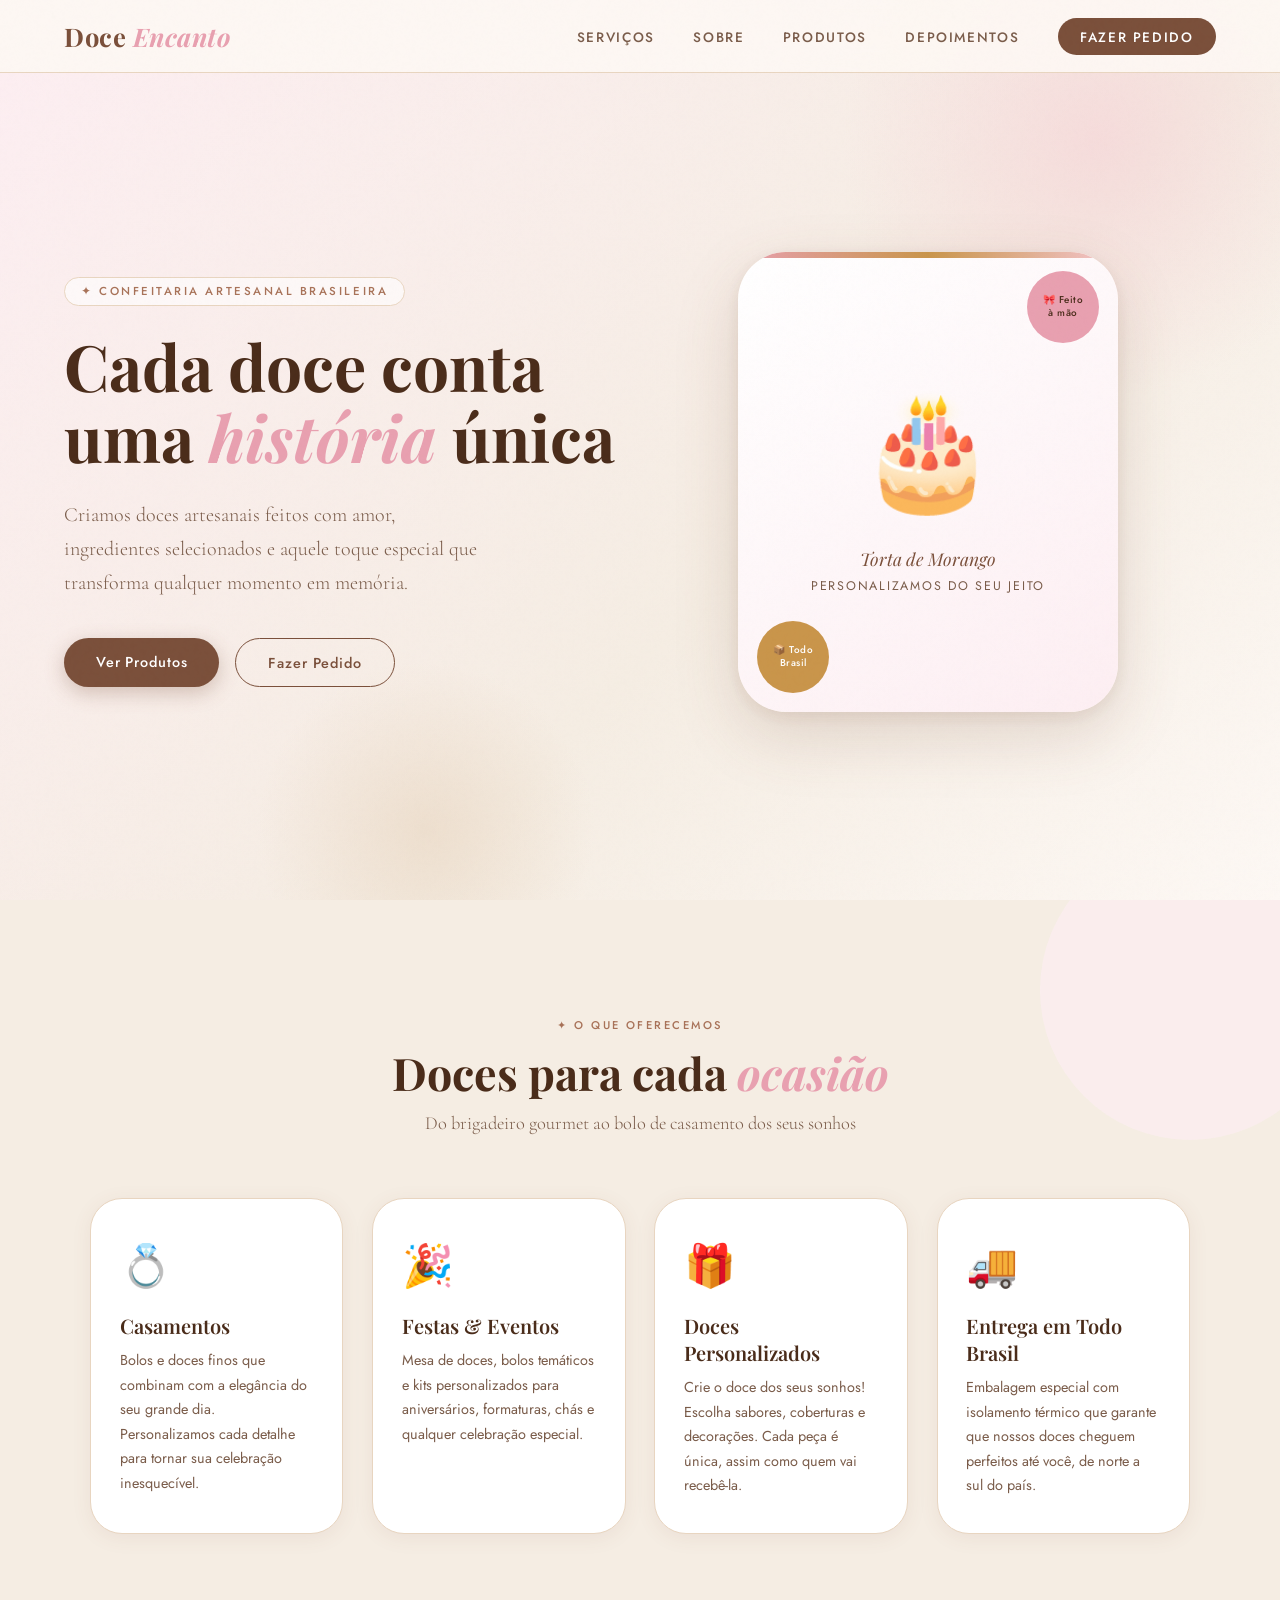
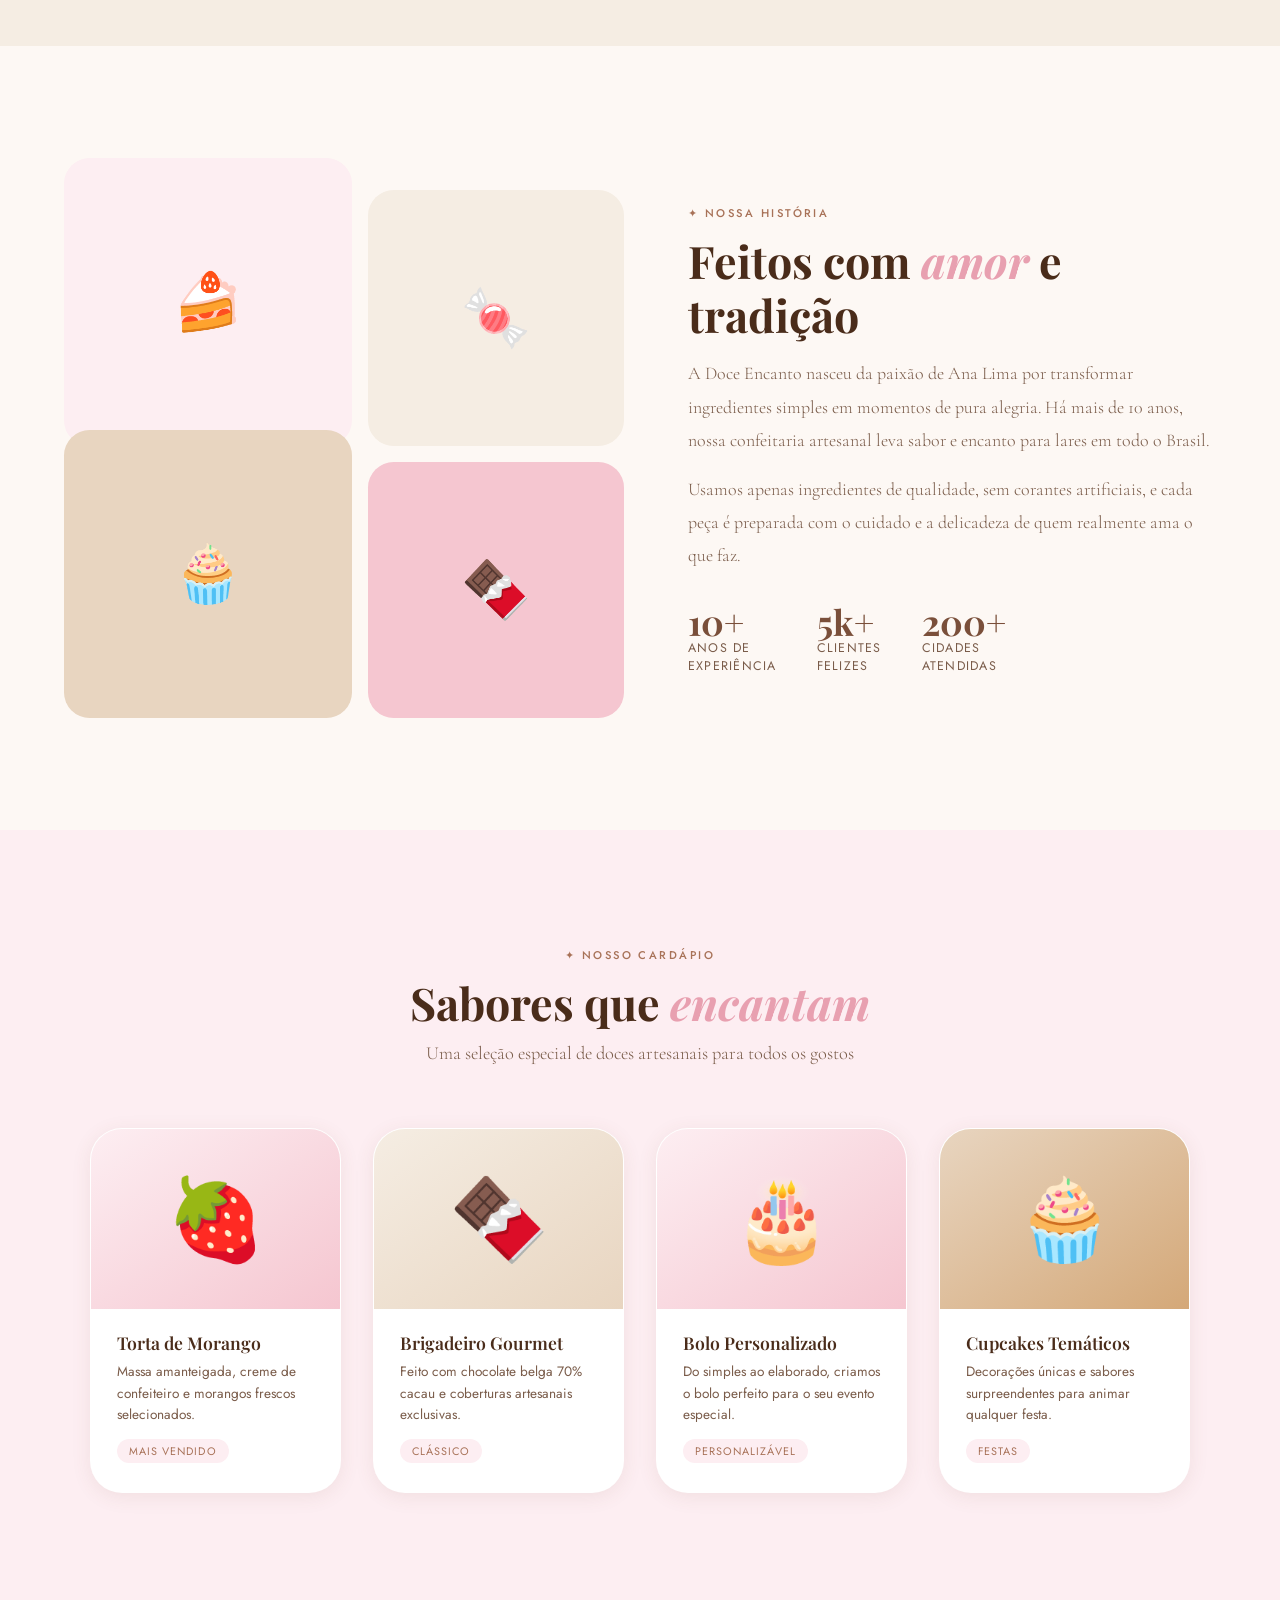
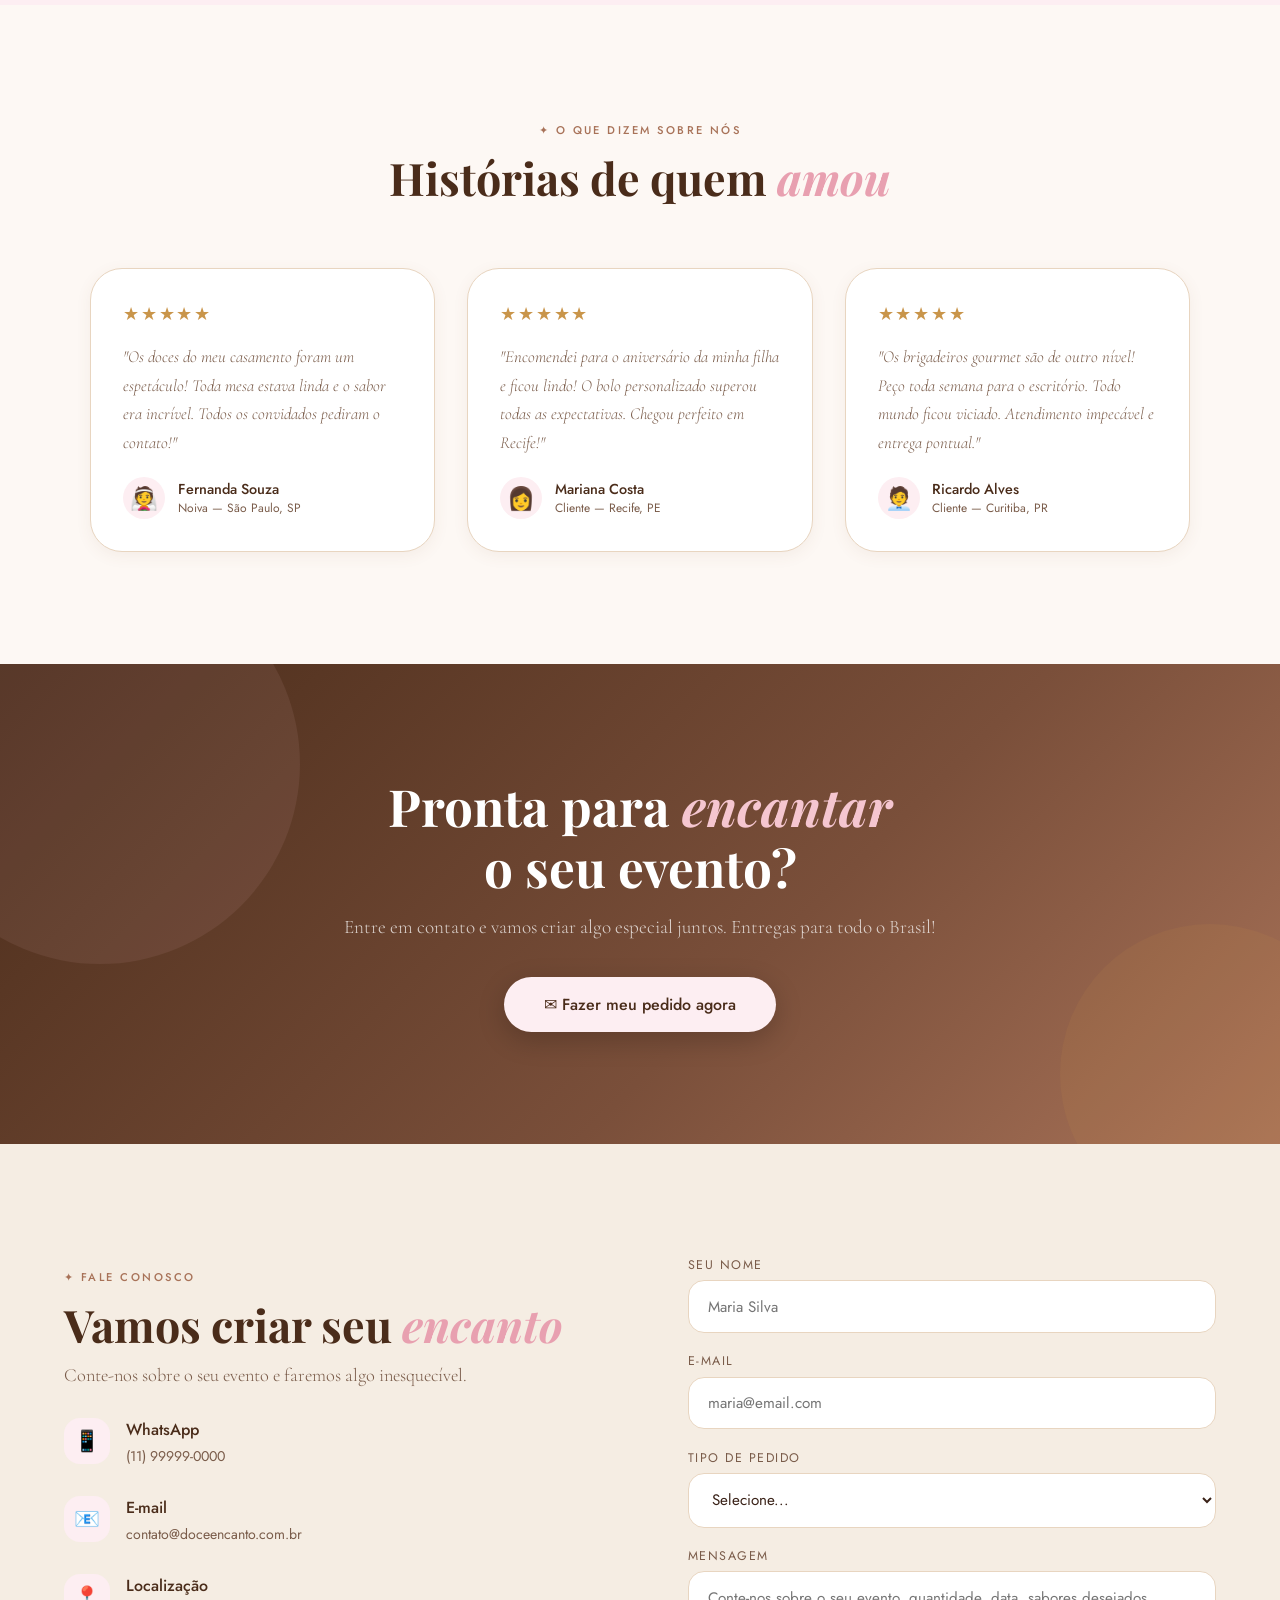
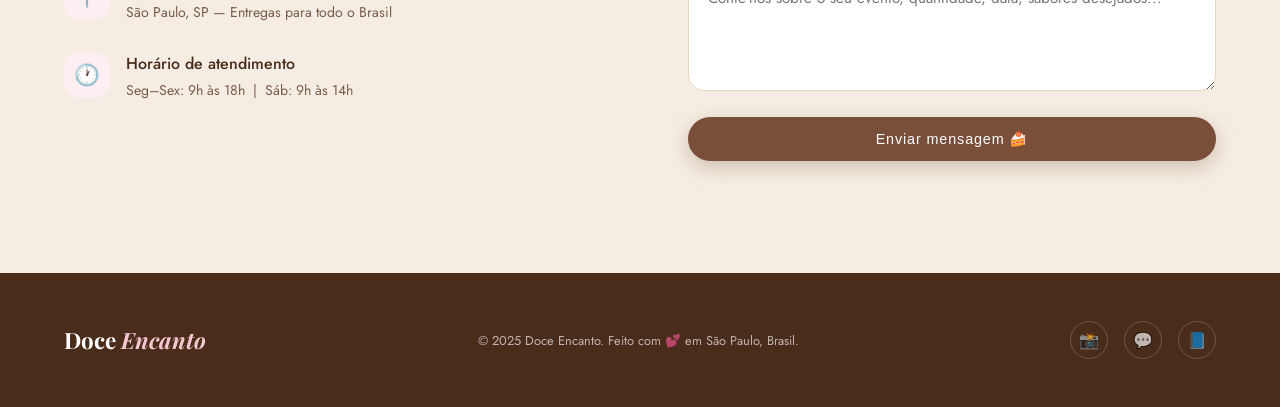
<file: doce-encanto.html>
<!DOCTYPE html>
<html lang="pt-BR">
<head>
  <meta charset="UTF-8" />
  <meta name="viewport" content="width=device-width, initial-scale=1.0" />
  <title>Doce Encanto – Confeitaria Artesanal</title>
  <link href="https://fonts.googleapis.com/css2?family=Playfair+Display:ital,wght@0,400;0,600;0,700;1,400;1,600&family=Cormorant+Garamond:ital,wght@0,300;0,400;1,300&family=Jost:wght@300;400;500&display=swap" rel="stylesheet" />
  <style>
    /* ── CSS Variables ── */
    :root {
      --rosa:      #f5c6d0;
      --rosa-deep: #e8a0b0;
      --rosa-pale: #fdeef2;
      --bege:      #f5ede3;
      --bege-mid:  #e8d5c0;
      --marrom:    #7a4f3a;
      --marrom-light: #a87258;
      --marrom-dark:  #4a2c1a;
      --cream:     #fdf8f4;
      --text:      #3a2218;
      --text-soft: #7a5c4a;
      --gold:      #c9954a;
    }

    *, *::before, *::after { box-sizing: border-box; margin: 0; padding: 0; }

    html { scroll-behavior: smooth; }

    body {
      font-family: 'Jost', sans-serif;
      background: var(--cream);
      color: var(--text);
      overflow-x: hidden;
    }

    /* ── Noise texture overlay ── */
    body::before {
      content: '';
      position: fixed; inset: 0;
      background-image: url("data:image/svg+xml,%3Csvg viewBox='0 0 200 200' xmlns='http://www.w3.org/2000/svg'%3E%3Cfilter id='n'%3E%3CfeTurbulence type='fractalNoise' baseFrequency='0.85' numOctaves='4' stitchTiles='stitch'/%3E%3C/filter%3E%3Crect width='100%25' height='100%25' filter='url(%23n)' opacity='0.04'/%3E%3C/svg%3E");
      pointer-events: none; z-index: 9999; opacity: .4;
    }

    /* ── Navbar ── */
    nav {
      position: fixed; top: 0; left: 0; right: 0; z-index: 100;
      display: flex; align-items: center; justify-content: space-between;
      padding: 1.2rem 4rem;
      background: rgba(253,248,244,.92);
      backdrop-filter: blur(12px);
      border-bottom: 1px solid var(--bege-mid);
      transition: box-shadow .3s;
    }
    nav.scrolled { box-shadow: 0 4px 24px rgba(122,79,58,.12); }

    .logo {
      font-family: 'Playfair Display', serif;
      font-size: 1.6rem; font-weight: 700;
      color: var(--marrom);
      letter-spacing: .02em;
    }
    .logo span { color: var(--rosa-deep); font-style: italic; }

    .nav-links { display: flex; gap: 2.4rem; list-style: none; }
    .nav-links a {
      font-size: .85rem; font-weight: 500; letter-spacing: .12em;
      text-transform: uppercase; text-decoration: none;
      color: var(--text-soft);
      transition: color .25s;
      position: relative;
    }
    .nav-links a::after {
      content: ''; position: absolute; bottom: -3px; left: 0; right: 0;
      height: 1px; background: var(--rosa-deep);
      transform: scaleX(0); transform-origin: left;
      transition: transform .3s;
    }
    .nav-links a:hover { color: var(--marrom); }
    .nav-links a:hover::after { transform: scaleX(1); }

    .nav-cta {
      background: var(--marrom); color: #fff !important;
      padding: .55rem 1.4rem; border-radius: 2rem;
      transition: background .25s, transform .2s !important;
    }
    .nav-cta::after { display: none !important; }
    .nav-cta:hover { background: var(--marrom-light) !important; transform: translateY(-1px); }

    /* ── Hero ── */
    #hero {
      min-height: 100vh;
      display: grid; grid-template-columns: 1fr 1fr;
      align-items: center;
      padding: 8rem 4rem 4rem;
      background: linear-gradient(135deg, var(--rosa-pale) 0%, var(--bege) 60%, var(--cream) 100%);
      position: relative; overflow: hidden;
    }

    /* Decorative circles */
    #hero::before {
      content: '';
      position: absolute; top: -120px; right: -80px;
      width: 520px; height: 520px; border-radius: 50%;
      background: radial-gradient(circle, var(--rosa) 0%, transparent 70%);
      opacity: .45;
    }
    #hero::after {
      content: '';
      position: absolute; bottom: -100px; left: 20%;
      width: 340px; height: 340px; border-radius: 50%;
      background: radial-gradient(circle, var(--bege-mid) 0%, transparent 70%);
      opacity: .6;
    }

    .hero-text { position: relative; z-index: 2; }

    .hero-tag {
      display: inline-block;
      font-size: .72rem; letter-spacing: .22em; text-transform: uppercase;
      color: var(--marrom-light); font-weight: 500;
      border: 1px solid var(--bege-mid);
      padding: .35rem 1rem; border-radius: 2rem;
      margin-bottom: 1.6rem;
      background: rgba(255,255,255,.6);
      animation: fadeUp .8s .1s both;
    }

    h1 {
      font-family: 'Playfair Display', serif;
      font-size: clamp(2.8rem, 5vw, 4.6rem);
      line-height: 1.1; font-weight: 700;
      color: var(--marrom-dark);
      animation: fadeUp .8s .25s both;
    }
    h1 em { color: var(--rosa-deep); font-style: italic; }

    .hero-desc {
      font-family: 'Cormorant Garamond', serif;
      font-size: 1.25rem; font-weight: 300;
      color: var(--text-soft); line-height: 1.7;
      max-width: 420px; margin: 1.6rem 0 2.4rem;
      animation: fadeUp .8s .4s both;
    }

    .hero-btns { display: flex; gap: 1rem; animation: fadeUp .8s .55s both; }

    .btn-primary, .btn-secondary {
      padding: .85rem 2rem; border-radius: 3rem;
      font-size: .9rem; font-weight: 500; letter-spacing: .06em;
      cursor: pointer; border: none; text-decoration: none;
      transition: transform .2s, box-shadow .2s;
      display: inline-block;
    }
    .btn-primary {
      background: var(--marrom);
      color: #fff;
      box-shadow: 0 6px 20px rgba(122,79,58,.3);
    }
    .btn-primary:hover { transform: translateY(-2px); box-shadow: 0 10px 28px rgba(122,79,58,.4); }
    .btn-secondary {
      background: transparent;
      color: var(--marrom);
      border: 1.5px solid var(--marrom);
    }
    .btn-secondary:hover { background: var(--marrom); color: #fff; transform: translateY(-2px); }

    /* Hero visual */
    .hero-visual {
      position: relative; z-index: 2;
      display: flex; justify-content: center; align-items: center;
      animation: fadeIn .9s .3s both;
    }

    .cake-showcase {
      width: 380px; height: 460px;
      background: linear-gradient(145deg, #fff 0%, var(--rosa-pale) 100%);
      border-radius: 3rem;
      box-shadow: 0 24px 64px rgba(122,79,58,.18), 0 4px 16px rgba(122,79,58,.1);
      display: flex; flex-direction: column;
      align-items: center; justify-content: center;
      padding: 2.5rem;
      position: relative; overflow: hidden;
    }
    .cake-showcase::before {
      content: '';
      position: absolute; top: 0; left: 0; right: 0; height: 6px;
      background: linear-gradient(90deg, var(--rosa-deep), var(--gold), var(--rosa));
    }

    .cake-emoji { font-size: 7rem; margin-bottom: 1rem; animation: float 4s ease-in-out infinite; }

    .cake-label {
      font-family: 'Playfair Display', serif;
      font-size: 1.1rem; font-style: italic;
      color: var(--marrom); margin-bottom: .4rem;
    }
    .cake-sub {
      font-size: .78rem; letter-spacing: .14em; text-transform: uppercase;
      color: var(--text-soft);
    }

    .badge {
      position: absolute;
      background: var(--marrom-dark); color: #fff;
      border-radius: 50%; width: 72px; height: 72px;
      display: flex; flex-direction: column; align-items: center; justify-content: center;
      font-size: .62rem; font-weight: 500; letter-spacing: .05em;
      text-align: center; line-height: 1.3;
    }
    .badge-top { top: 1.2rem; right: 1.2rem; background: var(--rosa-deep); color: var(--marrom-dark); }
    .badge-bot { bottom: 1.2rem; left: 1.2rem; background: var(--gold); }

    /* ── Section general ── */
    section { padding: 7rem 4rem; }
    .section-tag {
      display: inline-block;
      font-size: .7rem; letter-spacing: .22em; text-transform: uppercase;
      color: var(--marrom-light); font-weight: 500;
      margin-bottom: .8rem;
    }
    h2 {
      font-family: 'Playfair Display', serif;
      font-size: clamp(2rem, 3.5vw, 3rem);
      font-weight: 700; color: var(--marrom-dark); line-height: 1.2;
    }
    h2 em { color: var(--rosa-deep); font-style: italic; }
    .section-sub {
      font-family: 'Cormorant Garamond', serif;
      font-size: 1.15rem; font-weight: 300;
      color: var(--text-soft); margin-top: .8rem;
    }

    /* ── Serviços ── */
    #servicos {
      background: var(--bege);
      position: relative; overflow: hidden;
    }
    #servicos::before {
      content: '';
      position: absolute; top: -60px; right: -60px;
      width: 300px; height: 300px; border-radius: 50%;
      background: var(--rosa-pale); opacity: .7;
    }

    .section-header { text-align: center; margin-bottom: 4rem; }

    .cards-grid {
      display: grid;
      grid-template-columns: repeat(auto-fit, minmax(220px, 1fr));
      gap: 1.8rem; max-width: 1100px; margin: 0 auto;
    }

    .card {
      background: #fff;
      border-radius: 2rem;
      padding: 2.2rem 1.8rem;
      box-shadow: 0 4px 20px rgba(122,79,58,.08);
      transition: transform .3s, box-shadow .3s;
      border: 1px solid var(--bege-mid);
      position: relative; overflow: hidden;
    }
    .card::before {
      content: '';
      position: absolute; top: 0; left: 0; right: 0; height: 4px;
      background: var(--rosa-deep);
      transform: scaleX(0); transform-origin: left;
      transition: transform .35s;
    }
    .card:hover { transform: translateY(-6px); box-shadow: 0 16px 40px rgba(122,79,58,.16); }
    .card:hover::before { transform: scaleX(1); }

    .card-icon { font-size: 2.6rem; margin-bottom: 1rem; }
    .card h3 {
      font-family: 'Playfair Display', serif;
      font-size: 1.25rem; font-weight: 600; color: var(--marrom-dark);
      margin-bottom: .6rem;
    }
    .card p { font-size: .9rem; color: var(--text-soft); line-height: 1.7; }

    /* ── Sobre ── */
    #sobre {
      display: grid; grid-template-columns: 1fr 1fr;
      gap: 6rem; align-items: center;
      background: var(--cream);
    }
    .sobre-visual {
      display: grid; grid-template-columns: 1fr 1fr; gap: 1rem;
      position: relative;
    }
    .sobre-box {
      border-radius: 1.6rem;
      display: flex; align-items: center; justify-content: center;
      font-size: 3.5rem;
      aspect-ratio: 1;
    }
    .sobre-box:nth-child(1) { background: var(--rosa-pale); }
    .sobre-box:nth-child(2) { background: var(--bege); margin-top: 2rem; }
    .sobre-box:nth-child(3) { background: var(--bege-mid); margin-top: -2rem; }
    .sobre-box:nth-child(4) { background: var(--rosa); }

    .sobre-text p {
      font-family: 'Cormorant Garamond', serif;
      font-size: 1.12rem; font-weight: 300;
      color: var(--text-soft); line-height: 1.85;
      margin: 1rem 0;
    }

    .stats { display: flex; gap: 2.5rem; margin-top: 2rem; }
    .stat-num {
      font-family: 'Playfair Display', serif;
      font-size: 2.2rem; font-weight: 700;
      color: var(--marrom); line-height: 1;
    }
    .stat-label { font-size: .78rem; color: var(--text-soft); letter-spacing: .1em; text-transform: uppercase; }

    /* ── Produtos ── */
    #produtos { background: var(--rosa-pale); }
    .produtos-grid {
      display: grid;
      grid-template-columns: repeat(auto-fit, minmax(240px, 1fr));
      gap: 2rem; max-width: 1100px; margin: 3rem auto 0;
    }
    .produto-card {
      background: #fff; border-radius: 2rem;
      overflow: hidden;
      box-shadow: 0 4px 20px rgba(122,79,58,.09);
      transition: transform .3s, box-shadow .3s;
      border: 1px solid rgba(255,255,255,.8);
    }
    .produto-card:hover { transform: translateY(-6px); box-shadow: 0 18px 44px rgba(122,79,58,.18); }

    .produto-img {
      height: 180px;
      display: flex; align-items: center; justify-content: center;
      font-size: 5rem;
    }
    .produto-img.rosa { background: linear-gradient(145deg, var(--rosa-pale), var(--rosa)); }
    .produto-img.bege { background: linear-gradient(145deg, var(--bege), var(--bege-mid)); }
    .produto-img.marrom { background: linear-gradient(145deg, var(--bege-mid), #d4a878); }

    .produto-info { padding: 1.4rem 1.6rem 1.8rem; }
    .produto-info h3 {
      font-family: 'Playfair Display', serif;
      font-size: 1.1rem; font-weight: 600; color: var(--marrom-dark);
      margin-bottom: .4rem;
    }
    .produto-info p { font-size: .85rem; color: var(--text-soft); line-height: 1.6; }
    .produto-tag {
      display: inline-block;
      background: var(--rosa-pale); color: var(--marrom-light);
      font-size: .68rem; letter-spacing: .1em; text-transform: uppercase;
      padding: .25rem .75rem; border-radius: 2rem; margin-top: .8rem;
    }

    /* ── Depoimentos ── */
    #depoimentos { background: var(--cream); text-align: center; }
    .depoi-grid {
      display: grid; grid-template-columns: repeat(auto-fit, minmax(260px, 1fr));
      gap: 2rem; max-width: 1100px; margin: 3rem auto 0;
    }
    .depoi-card {
      background: #fff; border-radius: 2rem;
      padding: 2rem; border: 1px solid var(--bege-mid);
      box-shadow: 0 4px 16px rgba(122,79,58,.07);
      text-align: left;
    }
    .stars { color: var(--gold); font-size: 1.1rem; margin-bottom: 1rem; letter-spacing: .1em; }
    .depoi-text {
      font-family: 'Cormorant Garamond', serif;
      font-size: 1.05rem; font-weight: 300; line-height: 1.7;
      color: var(--text-soft); margin-bottom: 1.2rem;
      font-style: italic;
    }
    .depoi-author { display: flex; align-items: center; gap: .8rem; }
    .depoi-avatar {
      width: 42px; height: 42px; border-radius: 50%;
      display: flex; align-items: center; justify-content: center;
      font-size: 1.4rem; background: var(--rosa-pale);
    }
    .depoi-name { font-weight: 500; font-size: .9rem; color: var(--marrom-dark); }
    .depoi-role { font-size: .75rem; color: var(--text-soft); }

    /* ── CTA Banner ── */
    #cta {
      background: linear-gradient(135deg, var(--marrom-dark) 0%, var(--marrom) 60%, var(--marrom-light) 100%);
      text-align: center; padding: 7rem 4rem;
      position: relative; overflow: hidden;
    }
    #cta::before {
      content: '';
      position: absolute; top: -100px; left: -100px;
      width: 400px; height: 400px; border-radius: 50%;
      background: rgba(245,198,208,.08);
    }
    #cta::after {
      content: '';
      position: absolute; bottom: -80px; right: -80px;
      width: 300px; height: 300px; border-radius: 50%;
      background: rgba(201,149,74,.1);
    }
    #cta h2 {
      color: #fff; font-size: clamp(2rem, 4vw, 3.2rem); margin-bottom: 1rem;
    }
    #cta h2 em { color: var(--rosa); }
    #cta p {
      color: rgba(255,255,255,.75);
      font-family: 'Cormorant Garamond', serif;
      font-size: 1.2rem; font-weight: 300; margin-bottom: 2.4rem;
    }
    .cta-btn {
      background: var(--rosa-pale); color: var(--marrom-dark);
      padding: 1rem 2.5rem; border-radius: 3rem;
      font-size: 1rem; font-weight: 500; border: none; cursor: pointer;
      box-shadow: 0 8px 28px rgba(0,0,0,.2);
      transition: transform .25s, box-shadow .25s;
      text-decoration: none; display: inline-block;
    }
    .cta-btn:hover { transform: translateY(-3px); box-shadow: 0 14px 36px rgba(0,0,0,.3); }

    /* ── Contato ── */
    #contato {
      display: grid; grid-template-columns: 1fr 1fr;
      gap: 6rem; align-items: start;
      background: var(--bege);
    }
    .contato-form {
      display: flex; flex-direction: column; gap: 1.2rem;
    }
    .form-group { display: flex; flex-direction: column; gap: .4rem; }
    .form-group label { font-size: .78rem; letter-spacing: .12em; text-transform: uppercase; color: var(--text-soft); }
    .form-group input,
    .form-group select,
    .form-group textarea {
      padding: .9rem 1.2rem; border-radius: 1rem;
      border: 1.5px solid var(--bege-mid);
      background: #fff; color: var(--text);
      font-family: 'Jost', sans-serif; font-size: .95rem;
      outline: none; transition: border-color .25s;
    }
    .form-group input:focus,
    .form-group select:focus,
    .form-group textarea:focus { border-color: var(--rosa-deep); }
    .form-group textarea { resize: vertical; min-height: 120px; }

    .contato-info { padding-top: .5rem; }
    .contato-item {
      display: flex; gap: 1rem; align-items: flex-start;
      margin-bottom: 1.8rem;
    }
    .contato-icon {
      width: 46px; height: 46px; border-radius: 1rem;
      background: var(--rosa-pale);
      display: flex; align-items: center; justify-content: center;
      font-size: 1.3rem; flex-shrink: 0;
    }
    .contato-item-text strong { display: block; font-weight: 500; color: var(--marrom-dark); margin-bottom: .2rem; }
    .contato-item-text span { font-size: .88rem; color: var(--text-soft); }

    /* ── Footer ── */
    footer {
      background: var(--marrom-dark); color: rgba(255,255,255,.65);
      padding: 3rem 4rem;
      display: flex; align-items: center; justify-content: space-between;
      flex-wrap: wrap; gap: 1rem;
    }
    .footer-logo {
      font-family: 'Playfair Display', serif;
      font-size: 1.4rem; color: #fff; font-weight: 700;
    }
    .footer-logo span { color: var(--rosa); font-style: italic; }
    footer p { font-size: .8rem; }
    .footer-social { display: flex; gap: 1rem; }
    .social-btn {
      width: 38px; height: 38px; border-radius: 50%;
      border: 1px solid rgba(255,255,255,.2);
      display: flex; align-items: center; justify-content: center;
      font-size: 1rem; cursor: pointer;
      transition: background .25s, border-color .25s;
    }
    .social-btn:hover { background: var(--rosa-deep); border-color: var(--rosa-deep); }

    /* ── Animations ── */
    @keyframes fadeUp {
      from { opacity: 0; transform: translateY(24px); }
      to   { opacity: 1; transform: translateY(0); }
    }
    @keyframes fadeIn {
      from { opacity: 0; }
      to   { opacity: 1; }
    }
    @keyframes float {
      0%, 100% { transform: translateY(0); }
      50%       { transform: translateY(-14px); }
    }

    .reveal {
      opacity: 0; transform: translateY(30px);
      transition: opacity .7s ease, transform .7s ease;
    }
    .reveal.visible { opacity: 1; transform: translateY(0); }

    /* ── Responsive ── */
    @media (max-width: 900px) {
      nav { padding: 1.1rem 2rem; }
      .nav-links { display: none; }
      #hero { grid-template-columns: 1fr; padding: 7rem 2rem 3rem; text-align: center; }
      .hero-desc { margin-left: auto; margin-right: auto; }
      .hero-btns { justify-content: center; }
      .hero-visual { margin-top: 3rem; }
      .cake-showcase { width: 300px; height: 360px; }
      #sobre { grid-template-columns: 1fr; padding: 4rem 2rem; gap: 3rem; }
      #contato { grid-template-columns: 1fr; padding: 4rem 2rem; gap: 3rem; }
      section { padding: 5rem 2rem; }
      footer { flex-direction: column; text-align: center; align-items: center; padding: 2.5rem 2rem; }
    }
  </style>
</head>
<body>

  <!-- NAV -->
  <nav id="navbar">
    <div class="logo">Doce <span>Encanto</span></div>
    <ul class="nav-links">
      <li><a href="#servicos">Serviços</a></li>
      <li><a href="#sobre">Sobre</a></li>
      <li><a href="#produtos">Produtos</a></li>
      <li><a href="#depoimentos">Depoimentos</a></li>
      <li><a href="#contato" class="nav-cta">Fazer Pedido</a></li>
    </ul>
  </nav>

  <!-- HERO -->
  <section id="hero">
    <div class="hero-text">
      <div class="hero-tag">✦ Confeitaria Artesanal Brasileira</div>
      <h1>Cada doce conta<br>uma <em>história</em> única</h1>
      <p class="hero-desc">Criamos doces artesanais feitos com amor, ingredientes selecionados e aquele toque especial que transforma qualquer momento em memória.</p>
      <div class="hero-btns">
        <a href="#produtos" class="btn-primary">Ver Produtos</a>
        <a href="#contato" class="btn-secondary">Fazer Pedido</a>
      </div>
    </div>
    <div class="hero-visual">
      <div class="cake-showcase">
        <div class="badge badge-top">🎀 Feito<br>à mão</div>
        <div class="cake-emoji">🎂</div>
        <div class="cake-label">Torta de Morango</div>
        <div class="cake-sub">Personalizamos do seu jeito</div>
        <div class="badge badge-bot">📦 Todo<br>Brasil</div>
      </div>
    </div>
  </section>

  <!-- SERVIÇOS -->
  <section id="servicos">
    <div class="section-header reveal">
      <div class="section-tag">✦ O que oferecemos</div>
      <h2>Doces para cada <em>ocasião</em></h2>
      <p class="section-sub">Do brigadeiro gourmet ao bolo de casamento dos seus sonhos</p>
    </div>
    <div class="cards-grid">
      <div class="card reveal">
        <div class="card-icon">💍</div>
        <h3>Casamentos</h3>
        <p>Bolos e doces finos que combinam com a elegância do seu grande dia. Personalizamos cada detalhe para tornar sua celebração inesquecível.</p>
      </div>
      <div class="card reveal">
        <div class="card-icon">🎉</div>
        <h3>Festas & Eventos</h3>
        <p>Mesa de doces, bolos temáticos e kits personalizados para aniversários, formaturas, chás e qualquer celebração especial.</p>
      </div>
      <div class="card reveal">
        <div class="card-icon">🎁</div>
        <h3>Doces Personalizados</h3>
        <p>Crie o doce dos seus sonhos! Escolha sabores, coberturas e decorações. Cada peça é única, assim como quem vai recebê-la.</p>
      </div>
      <div class="card reveal">
        <div class="card-icon">🚚</div>
        <h3>Entrega em Todo Brasil</h3>
        <p>Embalagem especial com isolamento térmico que garante que nossos doces cheguem perfeitos até você, de norte a sul do país.</p>
      </div>
    </div>
  </section>

  <!-- SOBRE -->
  <section id="sobre">
    <div class="sobre-visual reveal">
      <div class="sobre-box">🍰</div>
      <div class="sobre-box">🍬</div>
      <div class="sobre-box">🧁</div>
      <div class="sobre-box">🍫</div>
    </div>
    <div class="sobre-text reveal">
      <div class="section-tag">✦ Nossa história</div>
      <h2>Feitos com <em>amor</em> e tradição</h2>
      <p>A Doce Encanto nasceu da paixão de Ana Lima por transformar ingredientes simples em momentos de pura alegria. Há mais de 10 anos, nossa confeitaria artesanal leva sabor e encanto para lares em todo o Brasil.</p>
      <p>Usamos apenas ingredientes de qualidade, sem corantes artificiais, e cada peça é preparada com o cuidado e a delicadeza de quem realmente ama o que faz.</p>
      <div class="stats">
        <div>
          <div class="stat-num">10+</div>
          <div class="stat-label">Anos de<br>experiência</div>
        </div>
        <div>
          <div class="stat-num">5k+</div>
          <div class="stat-label">Clientes<br>felizes</div>
        </div>
        <div>
          <div class="stat-num">200+</div>
          <div class="stat-label">Cidades<br>atendidas</div>
        </div>
      </div>
    </div>
  </section>

  <!-- PRODUTOS -->
  <section id="produtos">
    <div class="section-header reveal">
      <div class="section-tag">✦ Nosso cardápio</div>
      <h2>Sabores que <em>encantam</em></h2>
      <p class="section-sub">Uma seleção especial de doces artesanais para todos os gostos</p>
    </div>
    <div class="produtos-grid">
      <div class="produto-card reveal">
        <div class="produto-img rosa">🍓</div>
        <div class="produto-info">
          <h3>Torta de Morango</h3>
          <p>Massa amanteigada, creme de confeiteiro e morangos frescos selecionados.</p>
          <span class="produto-tag">Mais Vendido</span>
        </div>
      </div>
      <div class="produto-card reveal">
        <div class="produto-img bege">🍫</div>
        <div class="produto-info">
          <h3>Brigadeiro Gourmet</h3>
          <p>Feito com chocolate belga 70% cacau e coberturas artesanais exclusivas.</p>
          <span class="produto-tag">Clássico</span>
        </div>
      </div>
      <div class="produto-card reveal">
        <div class="produto-img rosa">🎂</div>
        <div class="produto-info">
          <h3>Bolo Personalizado</h3>
          <p>Do simples ao elaborado, criamos o bolo perfeito para o seu evento especial.</p>
          <span class="produto-tag">Personalizável</span>
        </div>
      </div>
      <div class="produto-card reveal">
        <div class="produto-img marrom">🧁</div>
        <div class="produto-info">
          <h3>Cupcakes Temáticos</h3>
          <p>Decorações únicas e sabores surpreendentes para animar qualquer festa.</p>
          <span class="produto-tag">Festas</span>
        </div>
      </div>
    </div>
  </section>

  <!-- DEPOIMENTOS -->
  <section id="depoimentos">
    <div class="section-header reveal">
      <div class="section-tag">✦ O que dizem sobre nós</div>
      <h2>Histórias de quem <em>amou</em></h2>
    </div>
    <div class="depoi-grid">
      <div class="depoi-card reveal">
        <div class="stars">★★★★★</div>
        <p class="depoi-text">"Os doces do meu casamento foram um espetáculo! Toda mesa estava linda e o sabor era incrível. Todos os convidados pediram o contato!"</p>
        <div class="depoi-author">
          <div class="depoi-avatar">👰</div>
          <div>
            <div class="depoi-name">Fernanda Souza</div>
            <div class="depoi-role">Noiva — São Paulo, SP</div>
          </div>
        </div>
      </div>
      <div class="depoi-card reveal">
        <div class="stars">★★★★★</div>
        <p class="depoi-text">"Encomendei para o aniversário da minha filha e ficou lindo! O bolo personalizado superou todas as expectativas. Chegou perfeito em Recife!"</p>
        <div class="depoi-author">
          <div class="depoi-avatar">👩</div>
          <div>
            <div class="depoi-name">Mariana Costa</div>
            <div class="depoi-role">Cliente — Recife, PE</div>
          </div>
        </div>
      </div>
      <div class="depoi-card reveal">
        <div class="stars">★★★★★</div>
        <p class="depoi-text">"Os brigadeiros gourmet são de outro nível! Peço toda semana para o escritório. Todo mundo ficou viciado. Atendimento impecável e entrega pontual."</p>
        <div class="depoi-author">
          <div class="depoi-avatar">🧑‍💼</div>
          <div>
            <div class="depoi-name">Ricardo Alves</div>
            <div class="depoi-role">Cliente — Curitiba, PR</div>
          </div>
        </div>
      </div>
    </div>
  </section>

  <!-- CTA -->
  <section id="cta">
    <div class="reveal">
      <h2>Pronta para <em>encantar</em><br>o seu evento?</h2>
      <p>Entre em contato e vamos criar algo especial juntos. Entregas para todo o Brasil!</p>
      <a href="#contato" class="cta-btn">✉ Fazer meu pedido agora</a>
    </div>
  </section>

  <!-- CONTATO -->
  <section id="contato">
    <div class="contato-info reveal">
      <div class="section-tag">✦ Fale conosco</div>
      <h2>Vamos criar seu <em>encanto</em></h2>
      <p class="section-sub" style="margin-bottom:2rem">Conte-nos sobre o seu evento e faremos algo inesquecível.</p>
      <div class="contato-item">
        <div class="contato-icon">📱</div>
        <div class="contato-item-text">
          <strong>WhatsApp</strong>
          <span>(11) 99999-0000</span>
        </div>
      </div>
      <div class="contato-item">
        <div class="contato-icon">📧</div>
        <div class="contato-item-text">
          <strong>E-mail</strong>
          <span>contato@doceencanto.com.br</span>
        </div>
      </div>
      <div class="contato-item">
        <div class="contato-icon">📍</div>
        <div class="contato-item-text">
          <strong>Localização</strong>
          <span>São Paulo, SP — Entregas para todo o Brasil</span>
        </div>
      </div>
      <div class="contato-item">
        <div class="contato-icon">🕐</div>
        <div class="contato-item-text">
          <strong>Horário de atendimento</strong>
          <span>Seg–Sex: 9h às 18h &nbsp;|&nbsp; Sáb: 9h às 14h</span>
        </div>
      </div>
    </div>
    <div class="contato-form reveal">
      <div class="form-group">
        <label>Seu nome</label>
        <input type="text" placeholder="Maria Silva" />
      </div>
      <div class="form-group">
        <label>E-mail</label>
        <input type="email" placeholder="maria@email.com" />
      </div>
      <div class="form-group">
        <label>Tipo de pedido</label>
        <select>
          <option value="">Selecione...</option>
          <option>Casamento</option>
          <option>Festa / Evento</option>
          <option>Doces Personalizados</option>
          <option>Bolo de Aniversário</option>
          <option>Outro</option>
        </select>
      </div>
      <div class="form-group">
        <label>Mensagem</label>
        <textarea placeholder="Conte-nos sobre o seu evento, quantidade, data, sabores desejados..."></textarea>
      </div>
      <button class="btn-primary" onclick="handleSubmit(this)" style="margin-top:.4rem">Enviar mensagem 🍰</button>
    </div>
  </section>

  <!-- FOOTER -->
  <footer>
    <div class="footer-logo">Doce <span>Encanto</span></div>
    <p>© 2025 Doce Encanto. Feito com 💕 em São Paulo, Brasil.</p>
    <div class="footer-social">
      <div class="social-btn" title="Instagram">📸</div>
      <div class="social-btn" title="WhatsApp">💬</div>
      <div class="social-btn" title="Facebook">📘</div>
    </div>
  </footer>

  <script>
    // Navbar scroll effect
    const navbar = document.getElementById('navbar');
    window.addEventListener('scroll', () => {
      navbar.classList.toggle('scrolled', window.scrollY > 40);
    });

    // Scroll reveal
    const reveals = document.querySelectorAll('.reveal');
    const observer = new IntersectionObserver(entries => {
      entries.forEach((entry, i) => {
        if (entry.isIntersecting) {
          const siblings = [...entry.target.parentElement.querySelectorAll('.reveal')];
          const idx = siblings.indexOf(entry.target);
          entry.target.style.transitionDelay = (idx * 0.12) + 's';
          entry.target.classList.add('visible');
          observer.unobserve(entry.target);
        }
      });
    }, { threshold: 0.12 });
    reveals.forEach(el => observer.observe(el));

    // Form submit
    function handleSubmit(btn) {
      const orig = btn.textContent;
      btn.textContent = '✓ Mensagem enviada!';
      btn.style.background = '#6aaa78';
      btn.disabled = true;
      setTimeout(() => {
        btn.textContent = orig;
        btn.style.background = '';
        btn.disabled = false;
      }, 3000);
    }

    // Smooth nav
    document.querySelectorAll('a[href^="#"]').forEach(a => {
      a.addEventListener('click', e => {
        e.preventDefault();
        const target = document.querySelector(a.getAttribute('href'));
        if (target) target.scrollIntoView({ behavior: 'smooth' });
      });
    });
  </script>
</body>
</html>
</file>
